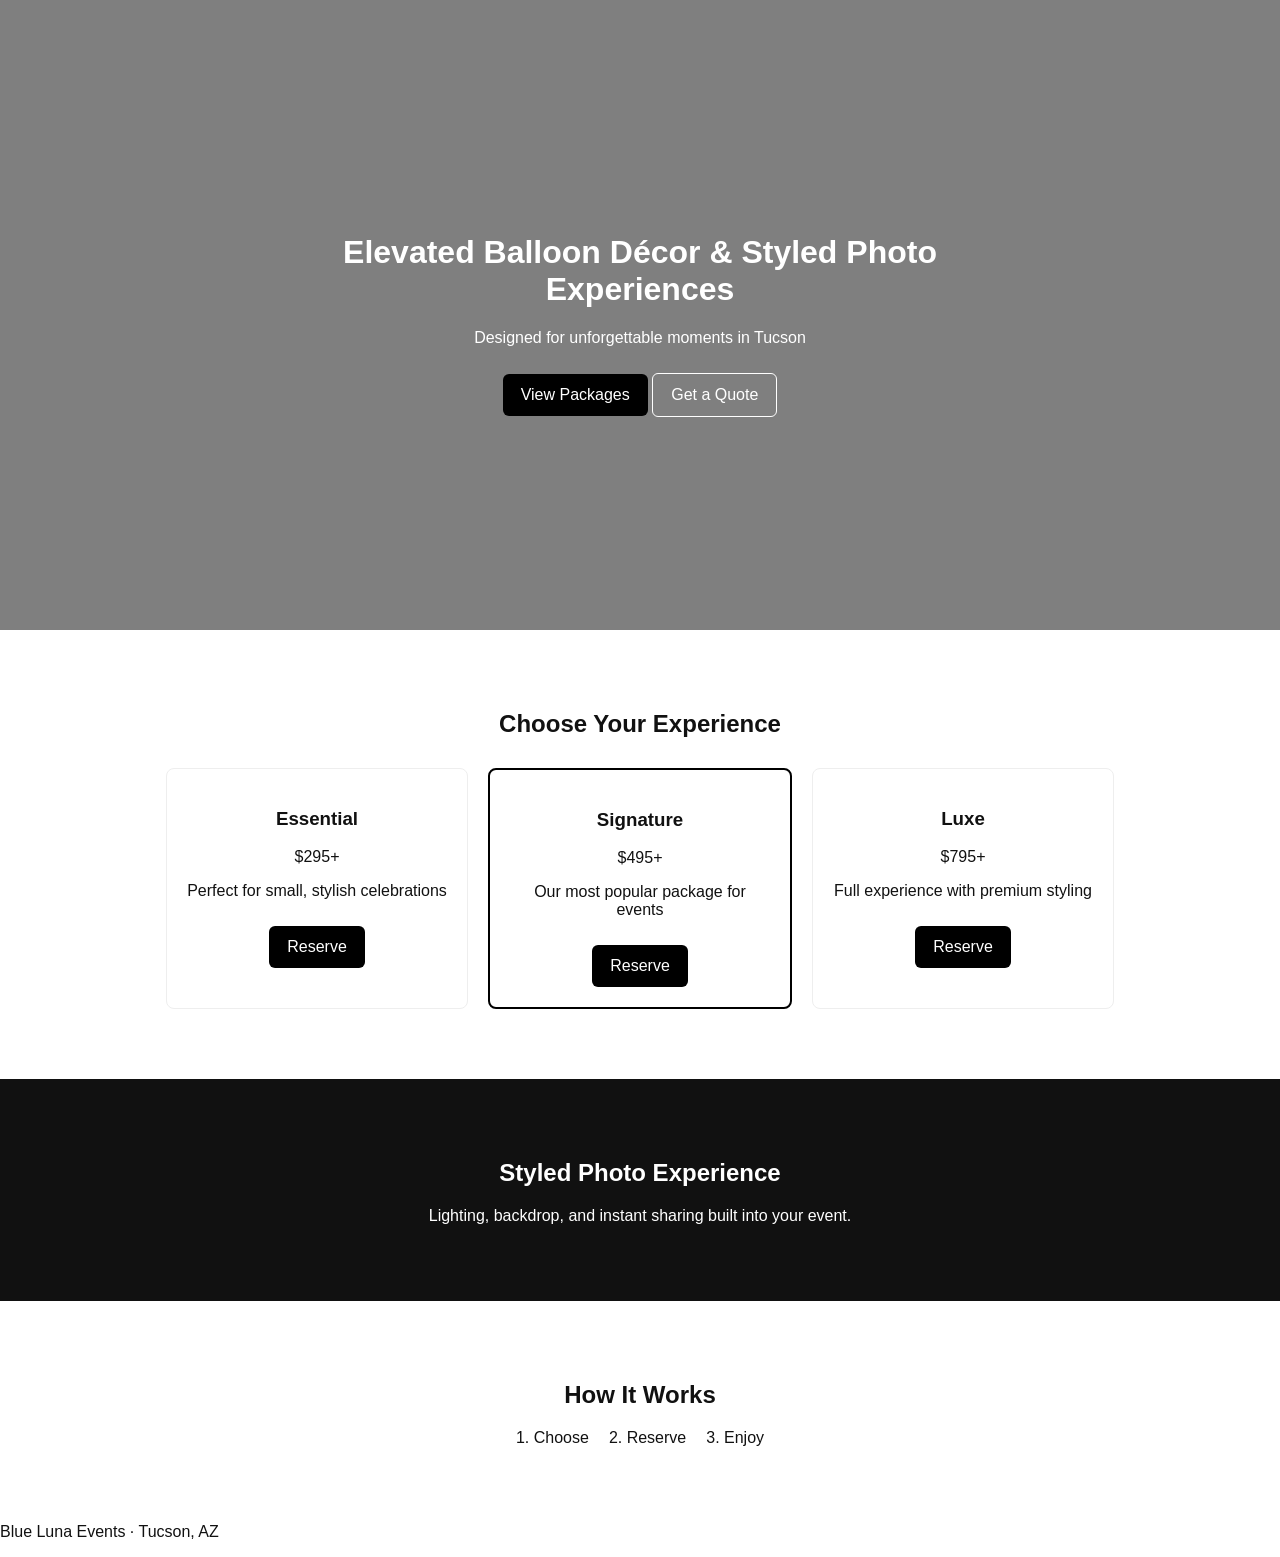
<file: index.html>
<!DOCTYPE html>
<html lang="en">
<head>
<meta charset="UTF-8">
<meta name="viewport" content="width=device-width, initial-scale=1.0">
<title>Blue Luna Events</title>
<link rel="stylesheet" href="styles.css">
</head>
<body>

<header class="hero">
  <div class="overlay">
    <h1>Elevated Balloon Décor & Styled Photo Experiences</h1>
    <p>Designed for unforgettable moments in Tucson</p>
    <div class="cta">
      <a href="#packages" class="btn primary">View Packages</a>
      <a href="quote.html" class="btn secondary">Get a Quote</a>
    </div>
  </div>
</header>

<section id="packages" class="section">
  <h2>Choose Your Experience</h2>
  <div class="cards">

    <div class="card">
      <h3>Essential</h3>
      <p class="price">$295+</p>
      <p>Perfect for small, stylish celebrations</p>
      <a href="#" class="btn primary">Reserve</a>
    </div>

    <div class="card featured">
      <h3>Signature</h3>
      <p class="price">$495+</p>
      <p>Our most popular package for events</p>
      <a href="#" class="btn primary">Reserve</a>
    </div>

    <div class="card">
      <h3>Luxe</h3>
      <p class="price">$795+</p>
      <p>Full experience with premium styling</p>
      <a href="#" class="btn primary">Reserve</a>
    </div>

  </div>
</section>

<section class="section dark">
  <h2>Styled Photo Experience</h2>
  <p>Lighting, backdrop, and instant sharing built into your event.</p>
</section>

<section class="section">
  <h2>How It Works</h2>
  <div class="steps">
    <div>1. Choose</div>
    <div>2. Reserve</div>
    <div>3. Enjoy</div>
  </div>
</section>

<footer>
  <p>Blue Luna Events · Tucson, AZ</p>
</footer>

</body>
</html>
</file>
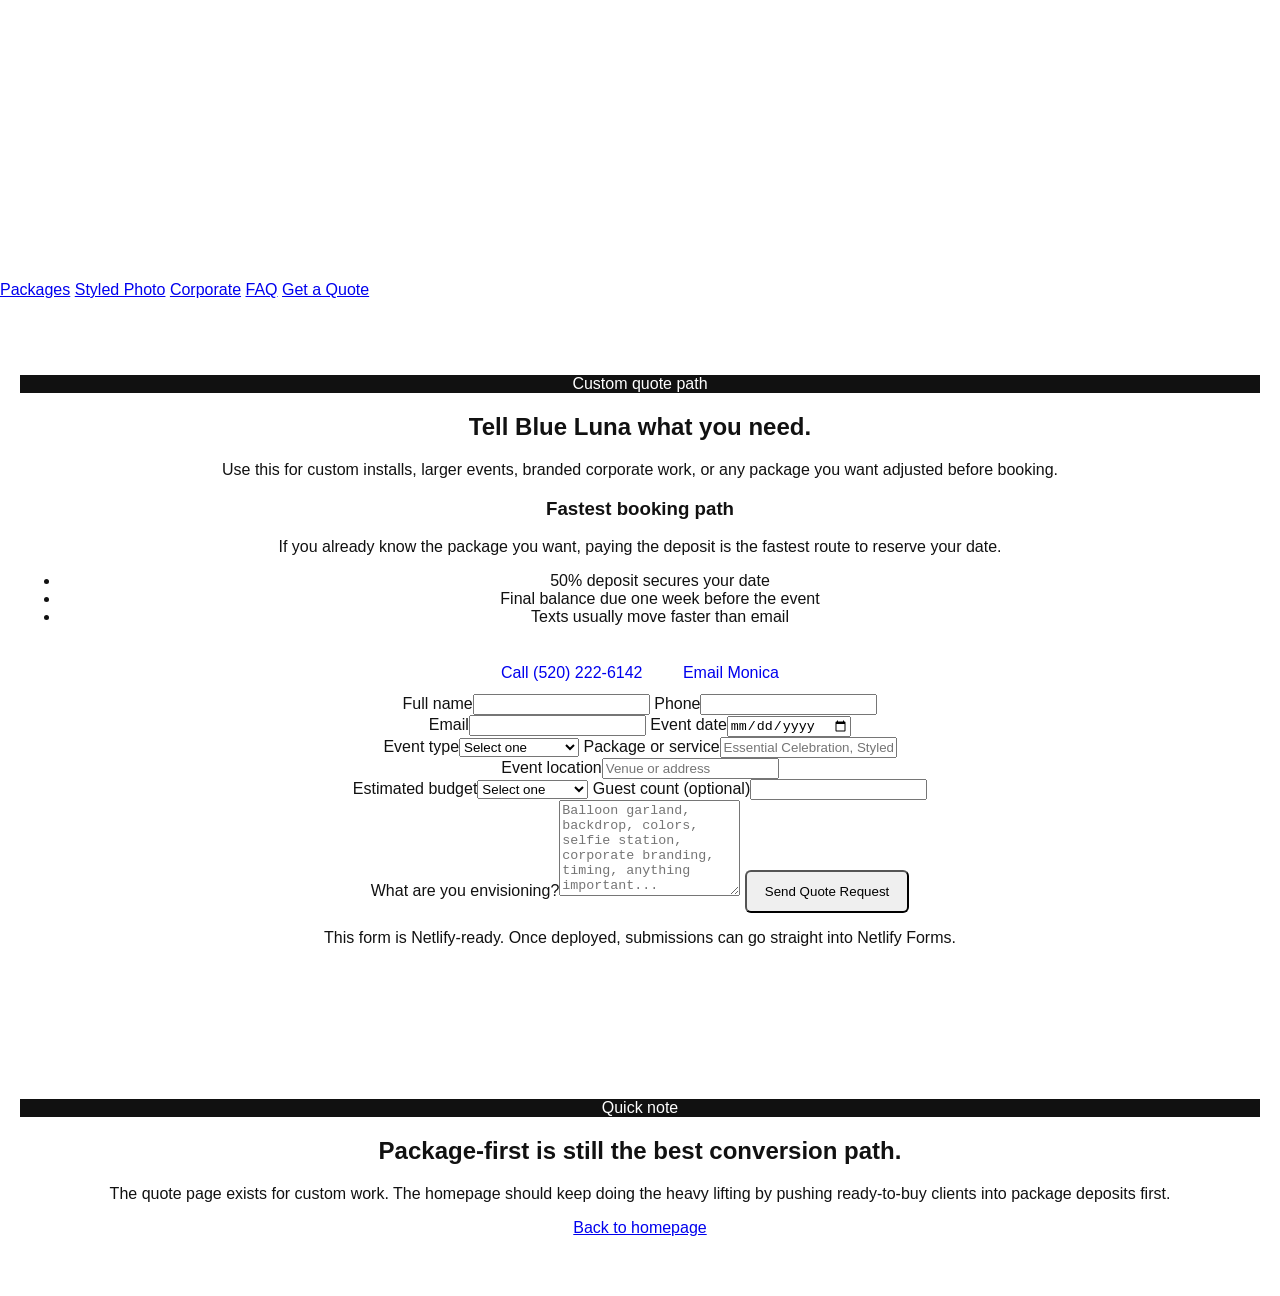
<file: get-a-quote/index.html>
<!doctype html>
<html lang="en">
<head>
  <meta charset="utf-8" />
  <meta name="viewport" content="width=device-width, initial-scale=1" />
  <title>Get a Quote | Blue Luna Events</title>
  <meta name="description" content="Request a custom event quote from Blue Luna Events in Tucson, Arizona." />
  <link rel="stylesheet" href="/styles.css" />
  <script defer src="/config.js"></script>
  <script defer src="/main.js"></script>
</head>
<body>
  <header class="site-header">
    <div class="container nav-shell">
      <a class="brand-mark" href="/"><img src="/images/logo-white.png" alt="Blue Luna Events"></a>
      <nav class="nav-links">
        <a href="/#packages">Packages</a>
        <a href="/#experience">Styled Photo</a>
        <a href="/#corporate">Corporate</a>
        <a href="/#faq">FAQ</a>
        <a href="/get-a-quote/" class="nav-cta">Get a Quote</a>
      </nav>
    </div>
  </header>

  <main class="quote-page">
    <section class="section quote-hero">
      <div class="container quote-grid">
        <div>
          <p class="eyebrow dark">Custom quote path</p>
          <h1>Tell Blue Luna what you need.</h1>
          <p class="section-copy left">Use this for custom installs, larger events, branded corporate work, or any package you want adjusted before booking.</p>
          <div class="support-card">
            <h3>Fastest booking path</h3>
            <p>If you already know the package you want, paying the deposit is the fastest route to reserve your date.</p>
            <ul class="check-list compact">
              <li>50% deposit secures your date</li>
              <li>Final balance due one week before the event</li>
              <li>Texts usually move faster than email</li>
            </ul>
            <div class="support-actions">
              <a id="quote-phone-link" href="tel:+15202226142" class="btn btn-primary">Call (520) 222-6142</a>
              <a id="quote-email-link" href="mailto:monica@bluelunaevents.com" class="btn btn-secondary btn-dark-text">Email Monica</a>
            </div>
          </div>
        </div>
        <form name="blue-luna-quote" method="POST" data-netlify="true" netlify-honeypot="bot-field" action="/thank-you/" class="quote-form">
          <input type="hidden" name="form-name" value="blue-luna-quote" />
          <input type="hidden" name="bot-field" />
          <div class="field-grid">
            <label>Full name<input name="fullName" type="text" required></label>
            <label>Phone<input name="phone" type="tel" required></label>
          </div>
          <div class="field-grid">
            <label>Email<input name="email" type="email" required></label>
            <label>Event date<input name="eventDate" type="date"></label>
          </div>
          <div class="field-grid">
            <label>Event type<select name="eventType"><option value="">Select one</option><option>Graduation</option><option>Birthday</option><option>Quinceañera</option><option>Wedding</option><option>Baby Shower</option><option>Corporate Event</option><option>Other</option></select></label>
            <label>Package or service<input id="packageField" name="package" type="text" placeholder="Essential Celebration, Styled Photo Experience, etc."></label>
          </div>
          <label>Event location<input name="location" type="text" placeholder="Venue or address"></label>
          <div class="field-grid">
            <label>Estimated budget<select name="budget"><option value="">Select one</option><option>Under $500</option><option>$500–$1,000</option><option>$1,000–$2,000</option><option>$2,000+</option></select></label>
            <label>Guest count (optional)<input name="guestCount" type="text"></label>
          </div>
          <label>What are you envisioning?<textarea name="vision" rows="6" placeholder="Balloon garland, backdrop, colors, selfie station, corporate branding, timing, anything important..."></textarea></label>
          <button class="btn btn-primary form-submit" type="submit">Send Quote Request</button>
          <p class="form-note">This form is Netlify-ready. Once deployed, submissions can go straight into Netlify Forms.</p>
        </form>
      </div>
    </section>
    <section class="section soft-section">
      <div class="container quote-bottom">
        <div><p class="eyebrow dark">Quick note</p><h2>Package-first is still the best conversion path.</h2></div>
        <p class="section-copy left">The quote page exists for custom work. The homepage should keep doing the heavy lifting by pushing ready-to-buy clients into package deposits first.</p>
        <a href="/" class="inline-link">Back to homepage</a>
      </div>
    </section>
  </main>
</body>
</html>
</file>
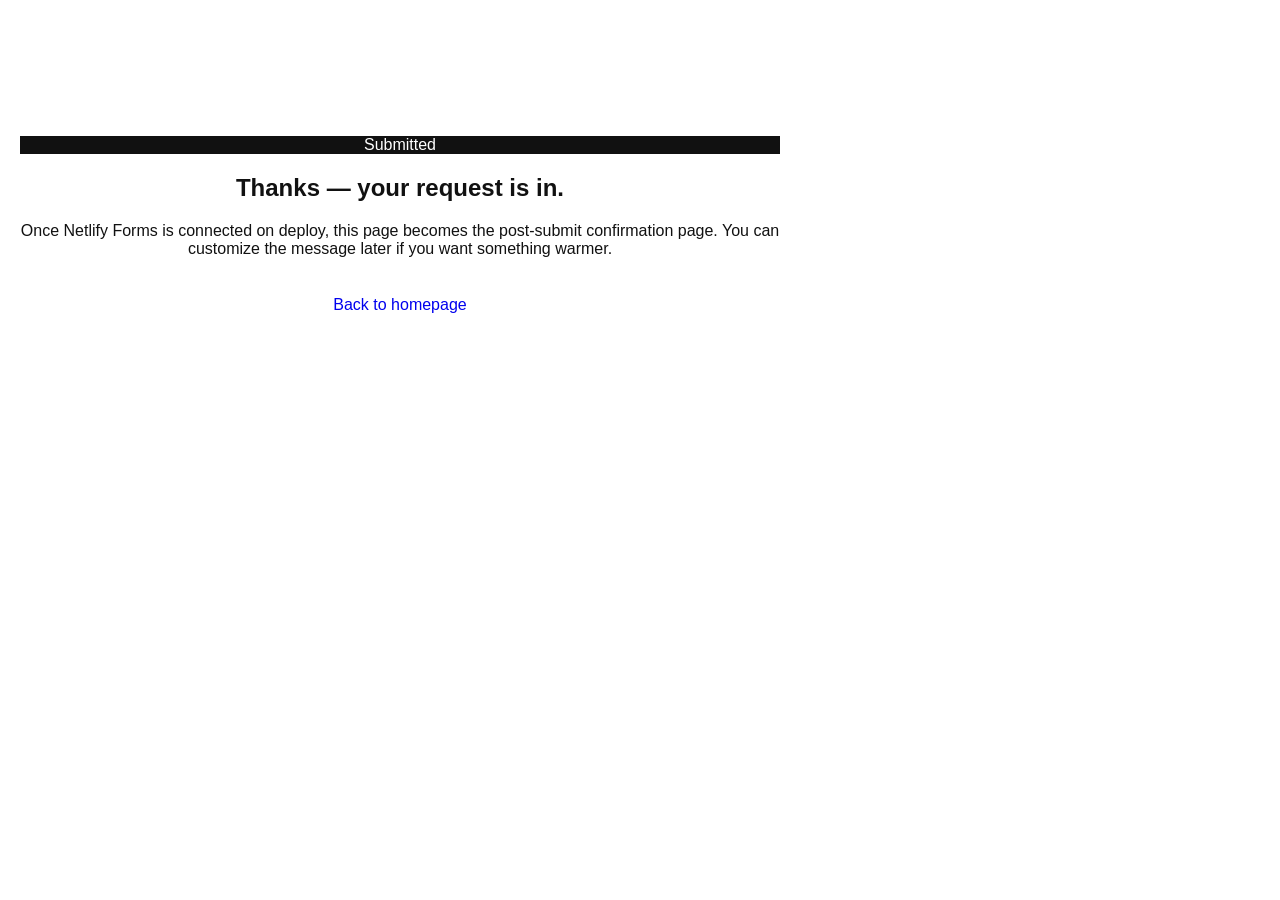
<file: thank-you/index.html>
<!doctype html>
<html lang="en">
<head>
  <meta charset="utf-8" />
  <meta name="viewport" content="width=device-width, initial-scale=1" />
  <title>Thank You | Blue Luna Events</title>
  <link rel="stylesheet" href="/styles.css" />
</head>
<body>
  <main class="quote-page">
    <section class="section">
      <div class="container quote-bottom" style="max-width:760px; padding-top:60px;">
        <p class="eyebrow dark">Submitted</p>
        <h1>Thanks — your request is in.</h1>
        <p class="section-copy left">Once Netlify Forms is connected on deploy, this page becomes the post-submit confirmation page. You can customize the message later if you want something warmer.</p>
        <a href="/" class="btn btn-primary" style="width:fit-content;">Back to homepage</a>
      </div>
    </section>
  </main>
</body>
</html>
</file>
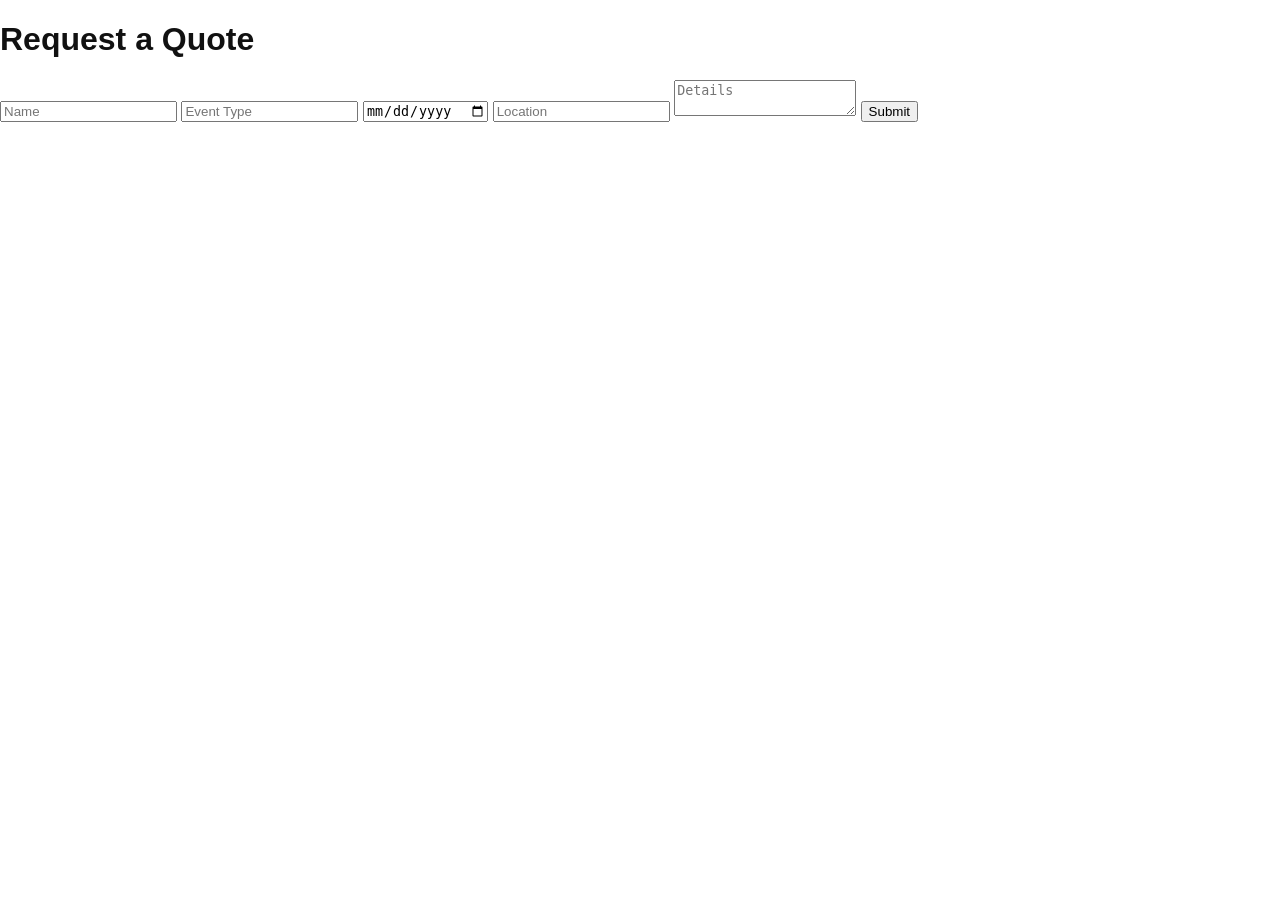
<file: quote.html>
<!DOCTYPE html>
<html>
<head>
<title>Quote</title>
<link rel="stylesheet" href="styles.css">
</head>
<body>
<h1>Request a Quote</h1>
<form>
<input placeholder="Name">
<input placeholder="Event Type">
<input type="date">
<input placeholder="Location">
<textarea placeholder="Details"></textarea>
<button>Submit</button>
</form>
</body>
</html>
</file>
<file: styles.css>
body{font-family:Helvetica,Arial;margin:0;background:#fff;color:#111}
.hero{height:70vh;background:linear-gradient(rgba(0,0,0,.5),rgba(0,0,0,.5)),url('https://images.unsplash.com/photo-1529634890101-4a5c3b63a8c0');background-size:cover;color:#fff;display:flex;align-items:center;justify-content:center;text-align:center}
.overlay{max-width:600px}
.section{padding:60px 20px;text-align:center}
.cards{display:flex;justify-content:center;flex-wrap:wrap}
.card{border:1px solid #eee;padding:20px;margin:10px;width:260px;border-radius:8px}
.featured{border:2px solid #000}
.btn{padding:12px 18px;text-decoration:none;border-radius:6px;display:inline-block;margin-top:10px}
.primary{background:#000;color:#fff}
.secondary{border:1px solid #fff;color:#fff}
.dark{background:#111;color:#fff}
.steps{display:flex;justify-content:center;gap:20px}
</file>
